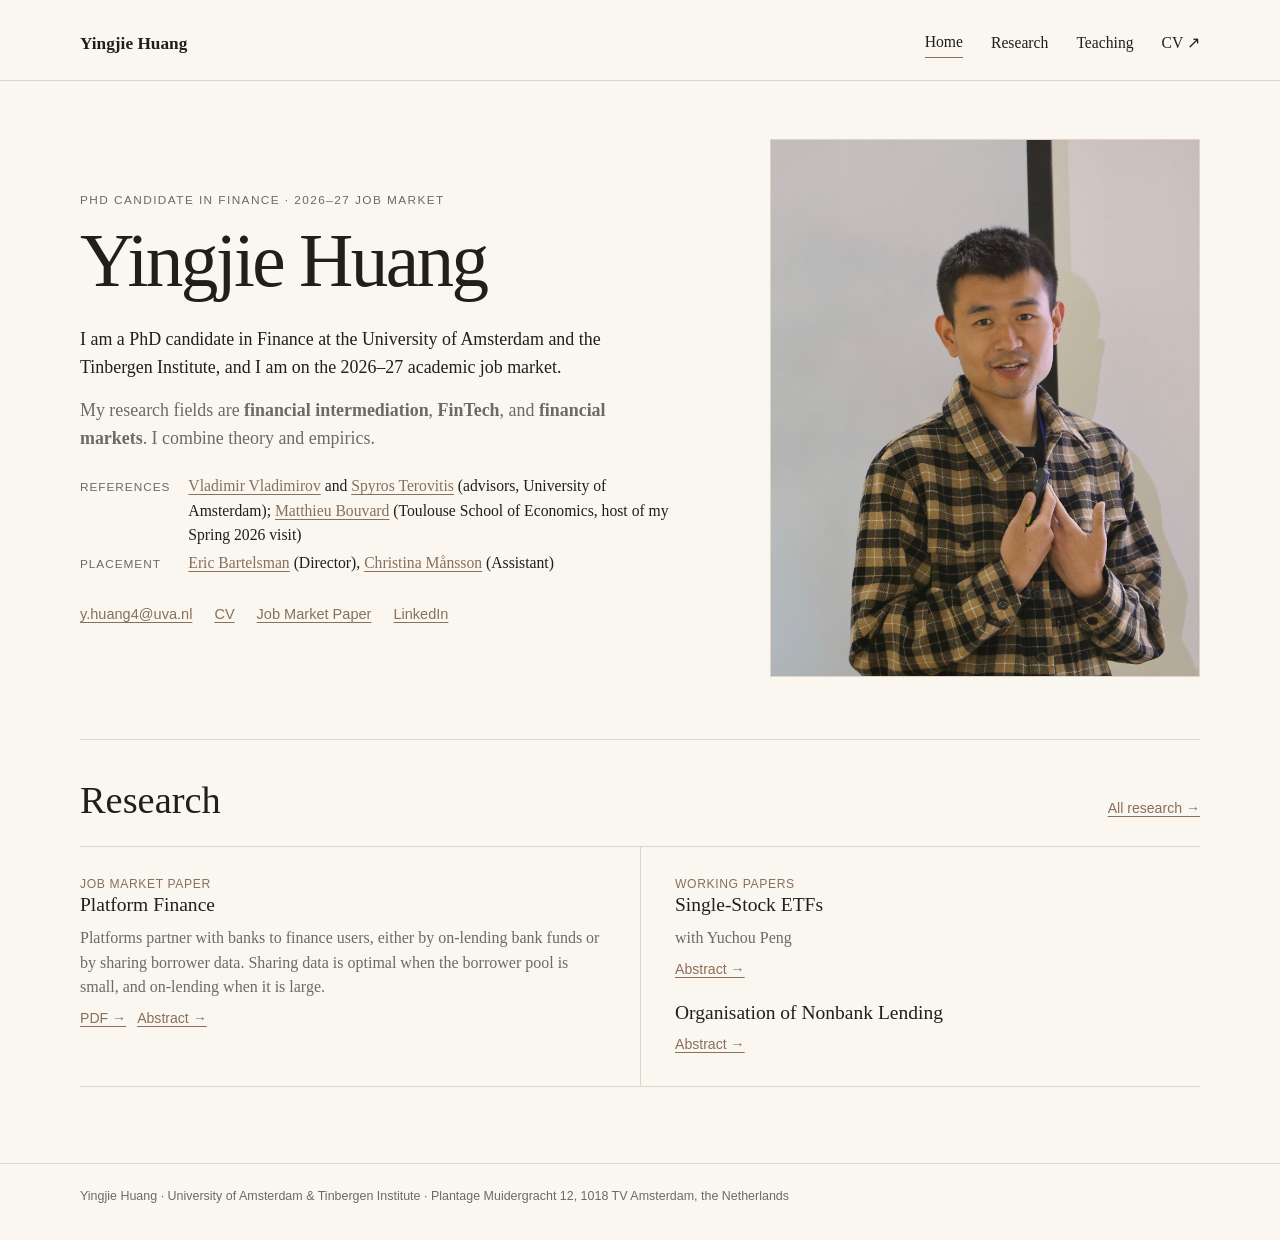
<file: index.html>
<!doctype html>
<html lang="en">
<head>
  <meta charset="utf-8">
  <meta name="viewport" content="width=device-width, initial-scale=1">
  <meta name="description" content="Yingjie Huang, PhD Candidate in Finance at the University of Amsterdam and Tinbergen Institute. On the 2026–27 academic job market.">
  <title>Yingjie Huang | Finance</title>
  <link rel="stylesheet" href="styles.css">
</head>
<body>

<header>
  <div class="site-shell header-inner">
    <a class="site-name" href="index.html">Yingjie Huang</a>
    <nav aria-label="Main navigation">
      <a class="active" href="index.html">Home</a>
      <a href="research.html">Research</a>
      <a href="teaching.html">Teaching</a>
      <a data-goatcounter-click="cv-pdf" href="Huang_CV.pdf?v=2026-11-12" target="_blank" rel="noopener">CV ↗</a>
    </nav>
  </div>
</header>

<main class="site-shell">
  <section class="hero">
    <div>
      <p class="eyebrow">PhD Candidate in Finance · 2026–27 Job Market</p>
      <h1>Yingjie Huang</h1>

      <p class="lead">I am a PhD candidate in Finance at the University of Amsterdam and the Tinbergen Institute, and I am on the 2026–27 academic job market.</p>
      <p class="lead muted">My research fields are <strong>financial intermediation</strong>, <strong>FinTech</strong>, and <strong>financial markets</strong>. I combine theory and empirics.</p>

      <dl class="facts">
        <dt>References</dt>
        <dd><a href="https://www.uva.nl/en/profile/v/l/v.n.vladimirov/v.n.vladimirov.html" target="_blank" rel="noopener">Vladimir Vladimirov</a> and <a href="https://www.uva.nl/en/profile/t/e/s.terovitis/s.terovitis.html" target="_blank" rel="noopener">Spyros Terovitis</a> (advisors, University of Amsterdam); <a href="https://www.tse-fr.eu/people/matthieu-bouvard" target="_blank" rel="noopener">Matthieu Bouvard</a> (Toulouse School of Economics, host of my Spring 2026 visit)</dd>
        <dt>Placement</dt>
        <dd><a href="https://vu.nl/en/research/scientists/eric-bartelsman" target="_blank" rel="noopener">Eric Bartelsman</a> (Director), <a href="https://tinbergen.nl/staff" target="_blank" rel="noopener">Christina Månsson</a> (Assistant)</dd>
      </dl>

      <div class="contact-row">
        <a href="mailto:y.huang4@uva.nl">y.huang4@uva.nl</a>
        <a data-goatcounter-click="cv-pdf" href="Huang_CV.pdf?v=2026-11-12" target="_blank" rel="noopener">CV</a>
        <a data-goatcounter-click="jmp-pdf" href="papers/Huang_Platform_Finance.pdf" target="_blank" rel="noopener">Job Market Paper</a>
        <a href="https://www.linkedin.com/in/yingjie-huang-3620b13b2" target="_blank" rel="noopener">LinkedIn</a>
      </div>
    </div>

    <div class="portrait-wrap">
      <img class="portrait" src="assets/portrait.jpg" alt="Portrait of Yingjie Huang">
    </div>
  </section>

  <hr class="section-rule">

  <section>
    <div class="section-heading">
      <h2>Research</h2>
      <a class="small-link" href="research.html">All research →</a>
    </div>

    <div class="research-preview">
      <article class="preview-item">
        <div class="label">Job Market Paper</div>
        <h3>Platform Finance</h3>
        <p>Platforms partner with banks to finance users, either by on-lending bank funds or by sharing borrower data. Sharing data is optimal when the borrower pool is small, and on-lending when it is large.</p>
        <p class="small-link"><a data-goatcounter-click="jmp-pdf" href="papers/Huang_Platform_Finance.pdf" target="_blank" rel="noopener">PDF →</a> &nbsp; <a href="research.html#jmp">Abstract →</a></p>
      </article>

      <article class="preview-item">
        <div class="label">Working Papers</div>
        <h3>Single-Stock ETFs</h3>
        <p>with Yuchou Peng</p>
        <p class="small-link"><a href="research.html#etf">Abstract →</a></p>
        <h3 class="next">Organisation of Nonbank Lending</h3>
        <p class="small-link"><a href="research.html#nonbank">Abstract →</a></p>
      </article>
    </div>
  </section>
</main>

<footer>
  <div class="site-shell">Yingjie Huang · University of Amsterdam &amp; Tinbergen Institute · Plantage Muidergracht 12, 1018 TV Amsterdam, the Netherlands</div>
</footer>

<script data-goatcounter="https://yingjiehuang.goatcounter.com/count" async src="//gc.zgo.at/count.js"></script>
</body>
</html>
</file>
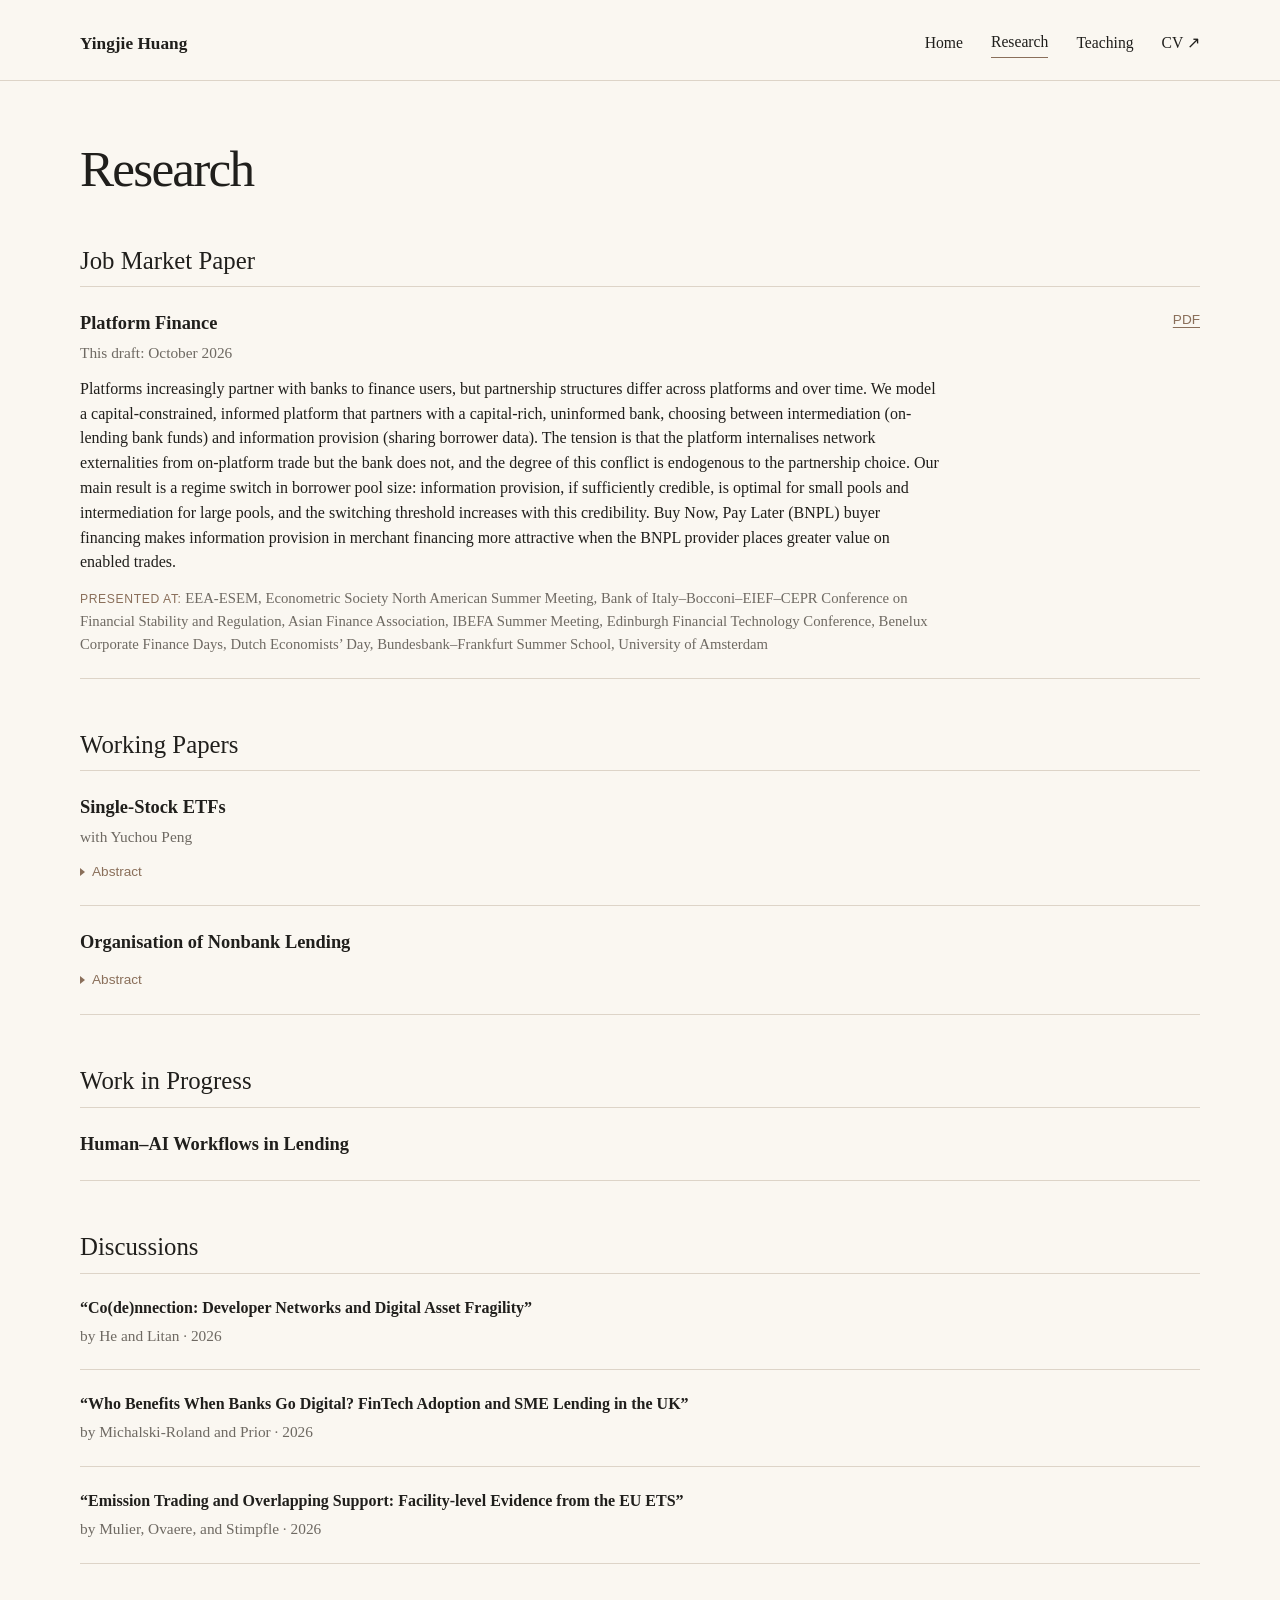
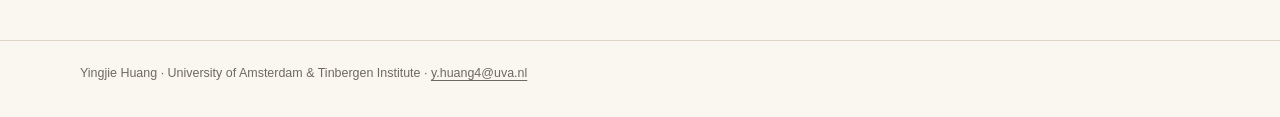
<file: research.html>
<!doctype html>
<html lang="en">
<head>
  <meta charset="utf-8">
  <meta name="viewport" content="width=device-width, initial-scale=1">
  <meta name="description" content="Research by Yingjie Huang, PhD Candidate in Finance at the University of Amsterdam and Tinbergen Institute.">
  <title>Research | Yingjie Huang</title>
  <link rel="stylesheet" href="styles.css">
</head>
<body>

<header>
  <div class="site-shell header-inner">
    <a class="site-name" href="index.html">Yingjie Huang</a>
    <nav aria-label="Main navigation">
      <a href="index.html">Home</a>
      <a class="active" href="research.html">Research</a>
      <a href="teaching.html">Teaching</a>
      <a data-goatcounter-click="cv-pdf" href="Huang_CV.pdf?v=2026-11-12" target="_blank" rel="noopener">CV ↗</a>
    </nav>
  </div>
</header>

<main class="site-shell">
  <section class="page-intro">
    <h1>Research</h1>
  </section>

  <section class="research-section">
    <h2>Job Market Paper</h2>

    <article class="paper" id="jmp">
      <div class="paper-top">
        <div>
          <div class="paper-title">Platform Finance</div>
          <div class="authors">This draft: October 2026</div>
        </div>
        <div class="paper-links">
          <a data-goatcounter-click="jmp-pdf" href="papers/Huang_Platform_Finance.pdf" target="_blank" rel="noopener">PDF</a>
        </div>
      </div>
      <p class="abstract">Platforms increasingly partner with banks to finance users, but partnership structures differ across platforms and over time. We model a capital-constrained, informed platform that partners with a capital-rich, uninformed bank, choosing between intermediation (on-lending bank funds) and information provision (sharing borrower data). The tension is that the platform internalises network externalities from on-platform trade but the bank does not, and the degree of this conflict is endogenous to the partnership choice. Our main result is a regime switch in borrower pool size: information provision, if sufficiently credible, is optimal for small pools and intermediation for large pools, and the switching threshold increases with this credibility. Buy Now, Pay Later (BNPL) buyer financing makes information provision in merchant financing more attractive when the BNPL provider places greater value on enabled trades.</p>
      <p class="presented"><span>Presented at:</span> EEA-ESEM, Econometric Society North American Summer Meeting, Bank of Italy–Bocconi–EIEF–CEPR Conference on Financial Stability and Regulation, Asian Finance Association, IBEFA Summer Meeting, Edinburgh Financial Technology Conference, Benelux Corporate Finance Days, Dutch Economists’ Day, Bundesbank–Frankfurt Summer School, University of Amsterdam</p>
    </article>
  </section>

  <section class="research-section">
    <h2>Working Papers</h2>

    <article class="paper" id="etf">
      <div class="paper-top">
        <div>
          <div class="paper-title">Single-Stock ETFs</div>
          <div class="authors">with Yuchou Peng</div>
        </div>
      </div>
      <details class="abstract-toggle">
        <summary>Abstract</summary>
        <p class="abstract">Single-stock leveraged and inverse ETFs must rebalance their exposures daily, generating predictable buy orders in the underlying stocks at the close after prices rise and sell orders after they fall. Because these funds rebalance at the closing price, their orders impose a cost on fund holders if they temporarily move that price and the move later reverses. We ask whether this cost persists even though the orders follow a public rule that lets other traders anticipate them. Using fund records and intraday data for 249 stocks from July 2022 through September 2026, we exploit variation in the size of these orders for a given stock return and relate it to closing-auction volume and subsequent returns. We find that larger predicted orders correspond to higher closing-auction volume and return reversals extending through the next afternoon. The implied annual cost is about 2.8% of assets for a +2× fund, 2.5 times the funds’ average expense ratio. Prices adjust before the close, yet anticipation does not eliminate the reversal. We present a model with risk-averse liquidity providers and gradually arriving long-term investors in which the reversal survives anticipation because liquidity providers must still bear part of the orders’ risk overnight.</p>
      </details>
    </article>

    <article class="paper" id="nonbank">
      <div class="paper-top">
        <div>
          <div class="paper-title">Organisation of Nonbank Lending</div>
        </div>
      </div>
      <details class="abstract-toggle">
        <summary>Abstract</summary>
        <p class="abstract">Banks increasingly collaborate with nonbanks, combining their cheaper funding with nonbanks’ specialised borrower information. Nonbanks, however, derive nonpledgeable ancillary benefits from lending, giving them an incentive to misreport borrower quality. Three common collaboration arrangements (lending to nonbanks, buying their loans, and lending directly on their assessments) differ in whether the nonbank retains a stake in the loans and thus appear to create different reporting incentives. We show that all three can nevertheless implement the same optimal contract, delivering identical lending outcomes and nonbank profits at a common funding cost. The contract requires no stake in the loans. Instead, it induces truthful reporting by cancelling financing for the entire borrower pool if the bank detects misreporting and by tying the nonbank’s share of the loan surplus to how much of its report the bank can confirm. Higher funding costs reduce this surplus and disproportionately harm nonbanks with smaller borrower pools, forcing them to further adjust lending to preserve truthful reporting. Because nonbanks can switch arrangements, regulation that raises the cost of one cannot increase their funding costs beyond the gap to the next-cheapest alternative.</p>
      </details>
    </article>
  </section>

  <section class="research-section">
    <h2>Work in Progress</h2>

    <article class="paper">
      <div class="paper-top">
        <div>
          <div class="paper-title">Human–AI Workflows in Lending</div>
        </div>
      </div>
    </article>
  </section>

  <section class="research-section">
    <h2>Discussions</h2>

    <article class="discussion">
      <div class="discussion-title">“Co(de)nnection: Developer Networks and Digital Asset Fragility”</div>
      <div class="authors">by He and Litan · 2026</div>
    </article>

    <article class="discussion">
      <div class="discussion-title">“Who Benefits When Banks Go Digital? FinTech Adoption and SME Lending in the UK”</div>
      <div class="authors">by Michalski-Roland and Prior · 2026</div>
    </article>

    <article class="discussion">
      <div class="discussion-title">“Emission Trading and Overlapping Support: Facility-level Evidence from the EU ETS”</div>
      <div class="authors">by Mulier, Ovaere, and Stimpfle · 2026</div>
    </article>
  </section>
</main>

<footer>
  <div class="site-shell">Yingjie Huang · University of Amsterdam &amp; Tinbergen Institute · <a href="mailto:y.huang4@uva.nl">y.huang4@uva.nl</a></div>
</footer>

<script>
  // Open a paper's folded abstract when the page is reached via its anchor (e.g. research.html#etf).
  function openAbstractFromHash() {
    var target = location.hash && document.getElementById(location.hash.slice(1));
    var toggle = target && target.querySelector("details.abstract-toggle");
    if (toggle) toggle.open = true;
  }
  openAbstractFromHash();
  window.addEventListener("hashchange", openAbstractFromHash);
</script>
<script data-goatcounter="https://yingjiehuang.goatcounter.com/count" async src="//gc.zgo.at/count.js"></script>
</body>
</html>
</file>
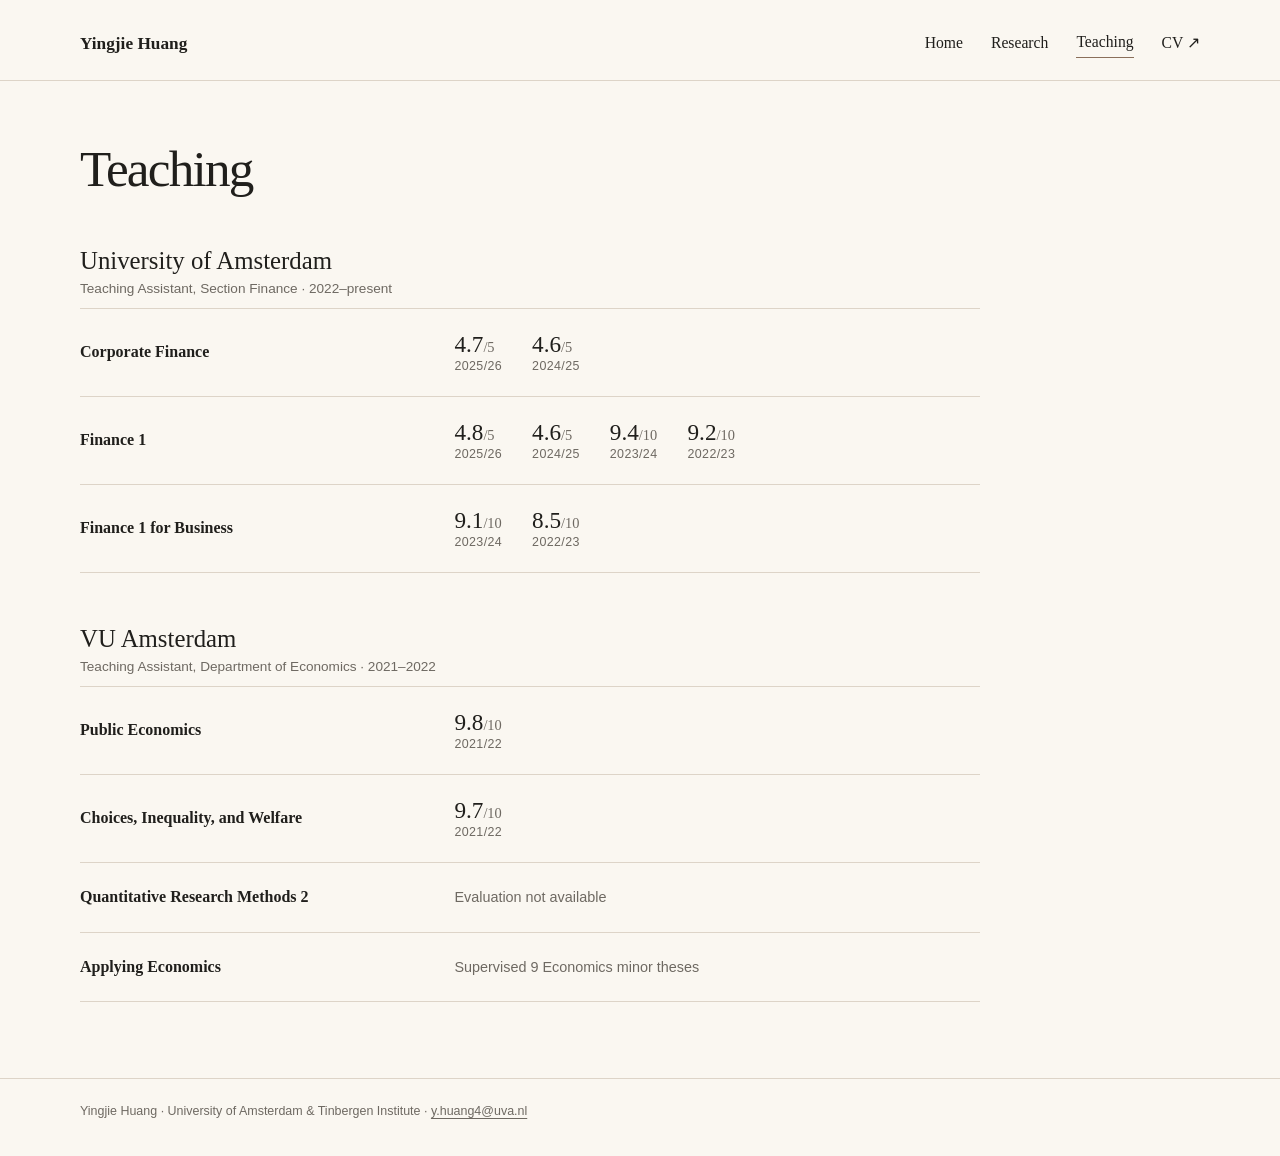
<file: teaching.html>
<!doctype html>
<html lang="en">
<head>
  <meta charset="utf-8">
  <meta name="viewport" content="width=device-width, initial-scale=1">
  <meta name="description" content="Teaching by Yingjie Huang at the University of Amsterdam and VU Amsterdam.">
  <title>Teaching | Yingjie Huang</title>
  <link rel="stylesheet" href="styles.css">
</head>
<body>

<header>
  <div class="site-shell header-inner">
    <a class="site-name" href="index.html">Yingjie Huang</a>
    <nav aria-label="Main navigation">
      <a href="index.html">Home</a>
      <a href="research.html">Research</a>
      <a class="active" href="teaching.html">Teaching</a>
      <a data-goatcounter-click="cv-pdf" href="Huang_CV.pdf?v=2026-11-12" target="_blank" rel="noopener">CV ↗</a>
    </nav>
  </div>
</header>

<main class="site-shell">
  <section class="page-intro">
    <h1>Teaching</h1>
  </section>

  <section class="teaching-section">
    <h2>University of Amsterdam <span class="role">Teaching Assistant, Section Finance · 2022–present</span></h2>

    <div class="course-row">
      <strong>Corporate Finance</strong>
      <div class="evals"><span class="eval"><span class="eval-score">4.7<span class="eval-scale">/5</span></span><span class="eval-year">2025/26</span></span><span class="eval"><span class="eval-score">4.6<span class="eval-scale">/5</span></span><span class="eval-year">2024/25</span></span></div>
    </div>
    <div class="course-row">
      <strong>Finance 1</strong>
      <div class="evals"><span class="eval"><span class="eval-score">4.8<span class="eval-scale">/5</span></span><span class="eval-year">2025/26</span></span><span class="eval"><span class="eval-score">4.6<span class="eval-scale">/5</span></span><span class="eval-year">2024/25</span></span><span class="eval"><span class="eval-score">9.4<span class="eval-scale">/10</span></span><span class="eval-year">2023/24</span></span><span class="eval"><span class="eval-score">9.2<span class="eval-scale">/10</span></span><span class="eval-year">2022/23</span></span></div>
    </div>
    <div class="course-row">
      <strong>Finance 1 for Business</strong>
      <div class="evals"><span class="eval"><span class="eval-score">9.1<span class="eval-scale">/10</span></span><span class="eval-year">2023/24</span></span><span class="eval"><span class="eval-score">8.5<span class="eval-scale">/10</span></span><span class="eval-year">2022/23</span></span></div>
    </div>
  </section>

  <section class="teaching-section">
    <h2>VU Amsterdam <span class="role">Teaching Assistant, Department of Economics · 2021–2022</span></h2>

    <div class="course-row">
      <strong>Public Economics</strong>
      <div class="evals"><span class="eval"><span class="eval-score">9.8<span class="eval-scale">/10</span></span><span class="eval-year">2021/22</span></span></div>
    </div>
    <div class="course-row">
      <strong>Choices, Inequality, and Welfare</strong>
      <div class="evals"><span class="eval"><span class="eval-score">9.7<span class="eval-scale">/10</span></span><span class="eval-year">2021/22</span></span></div>
    </div>
    <div class="course-row">
      <strong>Quantitative Research Methods 2</strong>
      <span class="course-note">Evaluation not available</span>
    </div>
    <div class="course-row">
      <strong>Applying Economics</strong>
      <span class="course-note">Supervised 9 Economics minor theses</span>
    </div>
  </section>
</main>

<footer>
  <div class="site-shell">Yingjie Huang · University of Amsterdam &amp; Tinbergen Institute · <a href="mailto:y.huang4@uva.nl">y.huang4@uva.nl</a></div>
</footer>

<script data-goatcounter="https://yingjiehuang.goatcounter.com/count" async src="//gc.zgo.at/count.js"></script>
</body>
</html>
</file>
<file: styles.css>
:root {
  --bg: #faf7f1;
  --paper: #fffdf9;
  --text: #201f1c;
  --muted: #6e6962;
  --accent: #8a6f5a;
  --line: #ddd4c8;
  --max: 1120px;
}

* { box-sizing: border-box; }

html { scroll-behavior: smooth; }

body {
  margin: 0;
  background: var(--bg);
  color: var(--text);
  font-family: Georgia, "Times New Roman", serif;
  line-height: 1.55;
  -webkit-font-smoothing: antialiased;
}

a {
  color: var(--accent);
  text-decoration-thickness: 1px;
  text-underline-offset: 3px;
}

a:hover { opacity: 0.72; }

.site-shell {
  width: min(calc(100% - 44px), var(--max));
  margin: 0 auto;
}

header {
  padding: 30px 0 22px;
  border-bottom: 1px solid var(--line);
}

.header-inner {
  display: flex;
  align-items: center;
  justify-content: space-between;
  gap: 30px;
}

.site-name {
  color: var(--text);
  text-decoration: none;
  font-size: 1.08rem;
  font-weight: 700;
}

nav {
  display: flex;
  flex-wrap: wrap;
  gap: 28px;
  align-items: center;
}

nav a {
  color: var(--text);
  text-decoration: none;
  font-size: 0.98rem;
  padding-bottom: 3px;
}

nav a.active {
  border-bottom: 1px solid var(--accent);
}

main { padding: 58px 0 76px; }

.hero {
  display: grid;
  grid-template-columns: 1.12fr 0.88fr;
  gap: 68px;
  align-items: center;
}

.eyebrow {
  margin: 0 0 8px;
  color: var(--muted);
  font-family: Arial, Helvetica, sans-serif;
  font-size: 0.74rem;
  letter-spacing: 0.12em;
  text-transform: uppercase;
}

h1, h2, h3 {
  line-height: 1.16;
  font-weight: 500;
}

h1 {
  margin: 0 0 22px;
  font-size: clamp(2.65rem, 6vw, 4.7rem);
  letter-spacing: -0.035em;
}

h2 {
  margin: 0 0 26px;
  font-size: clamp(1.9rem, 3vw, 2.55rem);
}

h3 {
  margin: 0 0 9px;
  font-size: 1.22rem;
}

.lead {
  max-width: 640px;
  margin: 0 0 15px;
  font-size: 1.12rem;
}

.muted { color: var(--muted); }

.contact-row {
  margin-top: 27px;
  display: flex;
  flex-wrap: wrap;
  gap: 13px 22px;
  font-family: Arial, Helvetica, sans-serif;
  font-size: 0.91rem;
}

.portrait-wrap {
  justify-self: end;
  width: min(100%, 430px);
}

.portrait {
  display: block;
  width: 100%;
  aspect-ratio: 4 / 5;
  object-fit: cover;
  object-position: 50% 23%;
  border: 1px solid var(--line);
}

.section-rule {
  margin: 62px 0 38px;
  border: 0;
  border-top: 1px solid var(--line);
}

.section-heading {
  display: flex;
  align-items: baseline;
  justify-content: space-between;
  gap: 25px;
  margin-bottom: 24px;
}

.section-heading h2 { margin: 0; }

.research-preview {
  display: grid;
  grid-template-columns: 1fr 1fr;
  gap: 0;
  border-top: 1px solid var(--line);
  border-bottom: 1px solid var(--line);
}

.preview-item {
  padding: 28px 34px 30px 0;
}

.preview-item + .preview-item {
  padding-left: 34px;
  border-left: 1px solid var(--line);
}

.preview-item h3.next { margin-top: 22px; }

.label {
  color: var(--accent);
  font-family: Arial, Helvetica, sans-serif;
  font-size: 0.76rem;
  letter-spacing: 0.05em;
  text-transform: uppercase;
}

.preview-item p,
.paper p,
.discussion p {
  margin: 8px 0 0;
  color: var(--muted);
}

.page-intro {
  max-width: 760px;
  margin-bottom: 48px;
}

.page-intro h1 {
  font-size: clamp(2.5rem, 4vw, 3.6rem);
  margin-bottom: 16px;
}

.research-section + .research-section {
  margin-top: 52px;
}

.research-section > h2,
.teaching-section > h2 {
  padding-bottom: 11px;
  margin-bottom: 0;
  font-size: 1.55rem;
  border-bottom: 1px solid var(--line);
}

.paper,
.discussion,
.course-row {
  padding: 22px 0;
  border-bottom: 1px solid var(--line);
}

.paper-top {
  display: grid;
  grid-template-columns: 1fr auto;
  gap: 24px;
  align-items: start;
}

.paper-title {
  font-size: 1.15rem;
  font-weight: 600;
}

.paper-links {
  white-space: nowrap;
  display: flex;
  gap: 18px;
  font-family: Arial, Helvetica, sans-serif;
  font-size: 0.85rem;
}

.authors {
  margin-top: 3px;
  color: var(--muted);
  font-size: 0.96rem;
}

.discussion-title {
  font-weight: 600;
}

.teaching-section {
  max-width: 900px;
}

.course-row {
  display: grid;
  grid-template-columns: 1fr 1.5fr;
  gap: 24px;
}

.course-row strong { font-weight: 600; }
.course-row span { color: var(--muted); }

footer {
  border-top: 1px solid var(--line);
  padding: 23px 0 34px;
  color: var(--muted);
  font-family: Arial, Helvetica, sans-serif;
  font-size: 0.78rem;
}

.small-link {
  font-family: Arial, Helvetica, sans-serif;
  font-size: 0.88rem;
}

/* Home: advisor / visiting facts */
.facts {
  display: grid;
  grid-template-columns: auto 1fr;
  gap: 4px 18px;
  margin: 22px 0 0;
  font-size: 0.98rem;
}

.facts dt {
  color: var(--muted);
  font-family: Arial, Helvetica, sans-serif;
  font-size: 0.74rem;
  letter-spacing: 0.08em;
  text-transform: uppercase;
  padding-top: 4px;
}

.facts dd { margin: 0; }

/* Research: abstract and presentations */
.paper p.abstract {
  margin-top: 12px;
  color: var(--text);
  max-width: 860px;
}

/* Research: folded abstracts of working papers */
.abstract-toggle { margin-top: 10px; }
.paper { scroll-margin-top: 28px; }

.abstract-toggle summary {
  display: inline-flex;
  align-items: center;
  gap: 7px;
  cursor: pointer;
  list-style: none;
  color: var(--accent);
  font-family: Arial, Helvetica, sans-serif;
  font-size: 0.85rem;
}

.abstract-toggle summary::-webkit-details-marker { display: none; }

.abstract-toggle summary::before {
  content: "";
  width: 0;
  height: 0;
  border-left: 5px solid currentColor;
  border-top: 4px solid transparent;
  border-bottom: 4px solid transparent;
  transition: transform 0.15s ease;
}

.abstract-toggle[open] summary::before { transform: rotate(90deg); }
.abstract-toggle summary:hover { opacity: 0.72; }

.paper p.presented {
  margin-top: 12px;
  font-size: 0.92rem;
  max-width: 860px;
}

.presented span {
  color: var(--accent);
  font-family: Arial, Helvetica, sans-serif;
  font-size: 0.76rem;
  letter-spacing: 0.05em;
  text-transform: uppercase;
}

/* Teaching: institution headings */
.teaching-section + .teaching-section { margin-top: 52px; }

.teaching-section h2 .role {
  display: block;
  margin-top: 6px;
  color: var(--muted);
  font-family: Arial, Helvetica, sans-serif;
  font-size: 0.85rem;
}

/* Teaching: evaluation scores lead, years are secondary */
.course-row { align-items: center; }

.evals {
  display: flex;
  flex-wrap: wrap;
  gap: 10px 30px;
}

.eval {
  display: flex;
  flex-direction: column;
  line-height: 1.2;
}

.course-row .eval-score {
  color: var(--text);
  font-size: 1.45rem;
  font-weight: 500;
}

.eval-scale {
  color: var(--muted);
  font-size: 0.9rem;
}

.eval-year,
.course-note {
  color: var(--muted);
  font-family: Arial, Helvetica, sans-serif;
  font-size: 0.78rem;
  letter-spacing: 0.03em;
}

.course-note { font-size: 0.9rem; letter-spacing: 0; }

footer a { color: inherit; }

@media (max-width: 800px) {
  .site-shell { width: min(calc(100% - 30px), var(--max)); }

  header { padding-top: 22px; }

  .header-inner {
    align-items: flex-start;
    flex-direction: column;
    gap: 16px;
  }

  nav { gap: 18px; }

  main { padding-top: 38px; }

  .hero {
    grid-template-columns: 1fr;
    gap: 38px;
  }

  .portrait-wrap {
    justify-self: start;
    width: min(100%, 480px);
  }

  .research-preview { grid-template-columns: 1fr; }

  .preview-item { padding: 24px 0; }

  .preview-item + .preview-item {
    padding-left: 0;
    border-left: 0;
    border-top: 1px solid var(--line);
  }

  .paper-top {
    grid-template-columns: 1fr;
    gap: 10px;
  }

  .paper-links { white-space: normal; }

  .course-row {
    grid-template-columns: 1fr;
    gap: 5px;
  }
}
</file>
